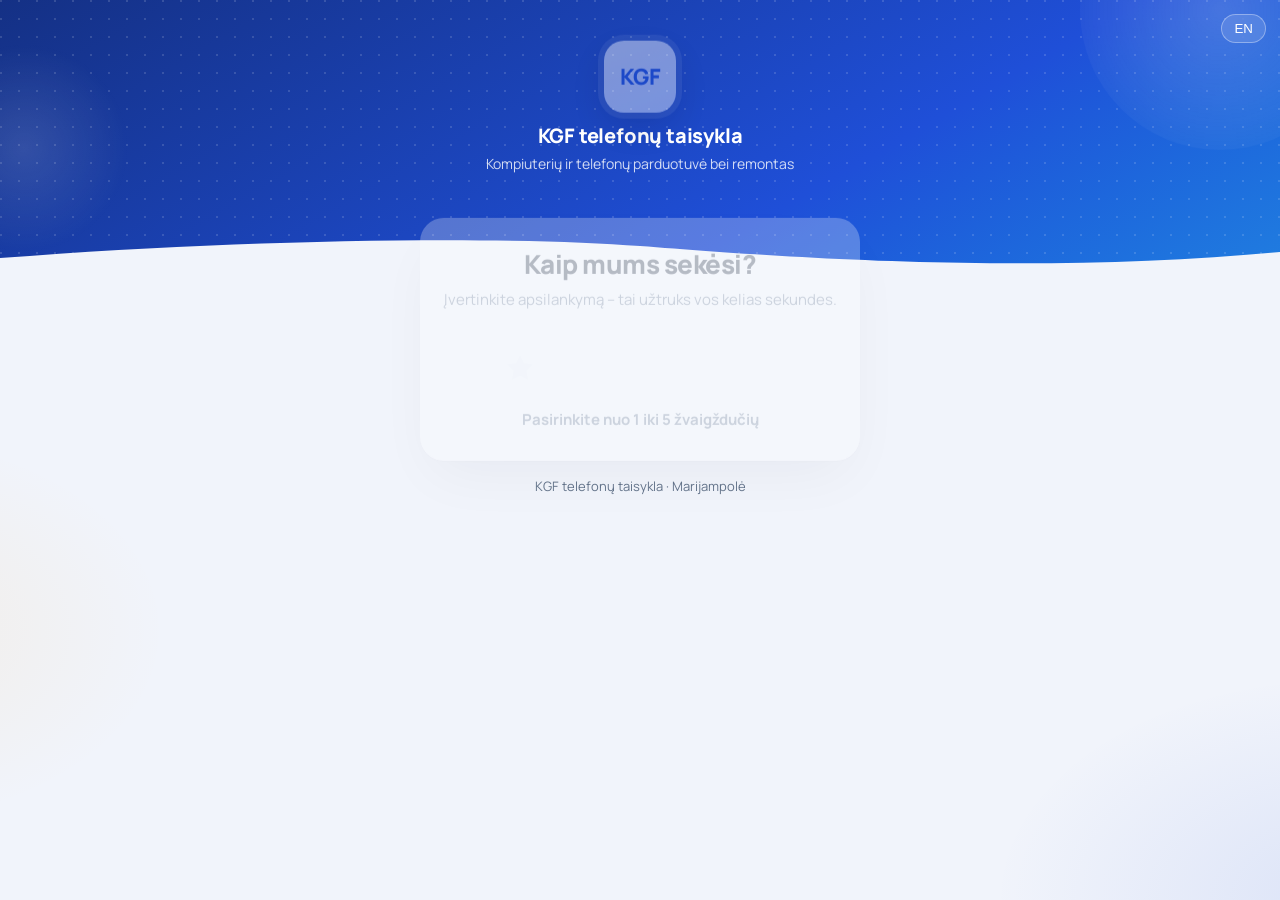
<file: index.html>
<!doctype html>
<html lang="lt">
<head>
  <meta charset="utf-8">
  <meta name="robots" content="noindex">
  <meta http-equiv="refresh" content="0; url=kgf/">
  <title>Atsiliepimai</title>
</head>
<body><a href="kgf/">Atsiliepimai</a></body>
</html>
</file>
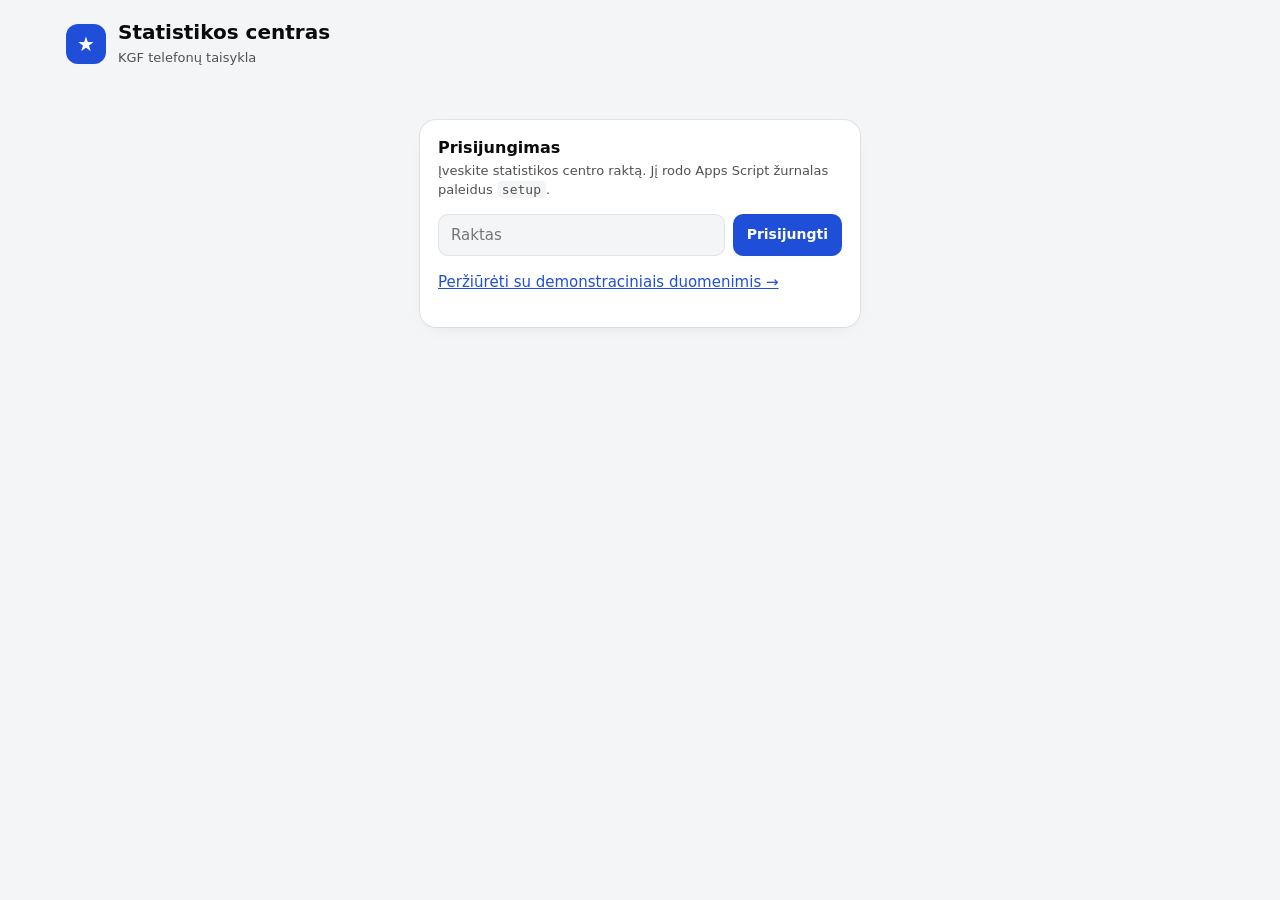
<file: hub/index.html>
<!doctype html>
<html lang="lt">
<head>
  <meta charset="utf-8">
  <meta name="viewport" content="width=device-width, initial-scale=1">
  <meta name="robots" content="noindex">
  <title>Statistikos centras</title>
  <link rel="stylesheet" href="hub.css?v=1">
</head>
<body>
  <header class="top">
    <div class="brand">
      <span class="mark" aria-hidden="true">★</span>
      <div>
        <h1>Statistikos centras</h1>
        <p class="sub" id="client-name"></p>
      </div>
    </div>
    <div class="controls" id="controls" hidden>
      <select id="client" aria-label="Klientas" hidden></select>
      <div class="seg" id="period" role="group" aria-label="Laikotarpis">
        <button type="button" data-days="7">7 d.</button>
        <button type="button" data-days="30">30 d.</button>
        <button type="button" data-days="90">90 d.</button>
        <button type="button" data-days="0">Viskas</button>
      </div>
      <label class="check"><input type="checkbox" id="hide-test" checked> Be testų</label>
      <button type="button" class="ghost" id="refresh">Atnaujinti</button>
      <button type="button" class="ghost" id="logout">Atsijungti</button>
    </div>
  </header>

  <p class="banner" id="demo-banner" hidden>Rodomi <b>demonstraciniai</b> duomenys – taip atrodys centras, kai sistema veiks kelis mėnesius. <a href="./">Prisijungti prie tikrų duomenų</a></p>
  <p class="banner error-banner" id="error-banner" hidden></p>

  <section class="panel login" id="login" hidden>
    <h2>Prisijungimas</h2>
    <p class="sub">Įveskite statistikos centro raktą. Jį rodo Apps Script žurnalas paleidus <code>setup</code>.</p>
    <form id="login-form">
      <input id="key" autocomplete="off" placeholder="Raktas" aria-label="Raktas">
      <button class="btn" type="submit">Prisijungti</button>
    </form>
    <p class="error" id="login-error" hidden></p>
    <p><a href="?demo">Peržiūrėti su demonstraciniais duomenimis →</a></p>
  </section>

  <main id="dash" hidden>
    <section class="health" id="health" aria-label="Sistemos būklė"></section>
    <section class="panel verdict" id="verdict"></section>
    <section class="tiles" id="tiles"></section>

    <div class="grid">
      <section class="panel">
        <h2>Apsilankymai</h2>
        <p class="sub" id="visits-sub">Kiek kartų atidarytas atsiliepimų puslapis</p>
        <div class="chart" id="chart-visits"></div>
      </section>
      <section class="panel">
        <h2>Įvertinimų rezultatas</h2>
        <p class="sub">Kur nukeliavo įvertinę klientai</p>
        <div class="legend">
          <span><i class="sw s1"></i>Į Google (4–5★)</span>
          <span><i class="sw s2"></i>Privatus (1–3★)</span>
        </div>
        <div class="chart" id="chart-outcome"></div>
        <details><summary>Rodyti lentelę</summary><div id="table-outcome"></div></details>
      </section>
      <section class="panel">
        <h2>Įvertinimų pasiskirstymas</h2>
        <p class="sub" id="stars-sub"></p>
        <div id="chart-stars"></div>
      </section>
      <section class="panel">
        <h2>Kelias iki atsiliepimo</h2>
        <p class="sub">Kiek klientų pereina kiekvieną žingsnį</p>
        <div id="funnel"></div>
      </section>
      <section class="panel">
        <h2>Šaltiniai</h2>
        <p class="sub">Kuri kortelė, QR ar žinutė atveda daugiausiai</p>
        <div id="sources"></div>
      </section>
      <section class="panel">
        <h2>Kada klientai vertina</h2>
        <h3>Paros valanda</h3>
        <div class="chart" id="chart-hours"></div>
        <h3>Savaitės diena</h3>
        <div class="chart" id="chart-days"></div>
      </section>
      <section class="panel">
        <h2>SMS ir el. pašto žinutės</h2>
        <p class="sub">Automatiniai prašymai ir atsakymai į atsiliepimus</p>
        <div id="requests"></div>
      </section>
      <section class="panel">
        <h2>Google profilis</h2>
        <p class="sub">Tikrasis rezultatas: ar daugėja Google atsiliepimų</p>
        <div id="google"></div>
        <form id="snap-form" class="snap">
          <input id="snap-rating" inputmode="decimal" placeholder="Įvertinimas, pvz. 4,4" aria-label="Google įvertinimas">
          <input id="snap-count" inputmode="numeric" placeholder="Atsiliepimų sk." aria-label="Google atsiliepimų skaičius">
          <button class="btn" type="submit">Įrašyti</button>
        </form>
        <p class="error" id="snap-error" hidden></p>
      </section>
      <section class="panel wide">
        <h2>Privatūs atsiliepimai</h2>
        <p class="sub" id="complaints-sub"></p>
        <div id="complaints"></div>
      </section>
      <section class="panel wide">
        <h2>Paskutiniai įvykiai</h2>
        <div id="feed"></div>
      </section>
    </div>
  </main>

  <footer class="foot" id="foot"></footer>
  <div class="tip" id="tip" role="tooltip" hidden></div>

  <script src="config.js?v=1"></script>
  <script src="hub.js?v=1"></script>
</body>
</html>
</file>
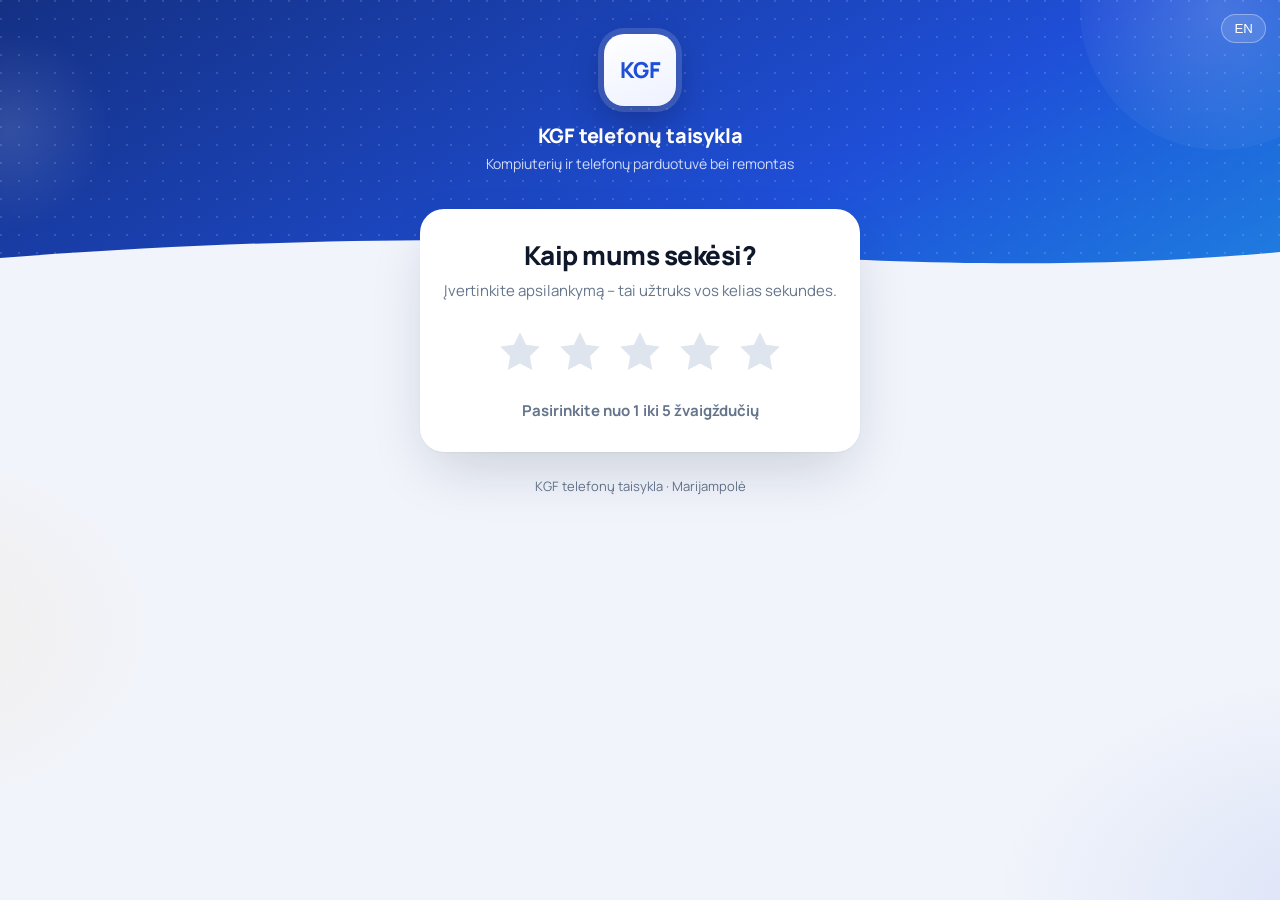
<file: kgf/index.html>
<!doctype html>
<html lang="lt">
<head>
  <meta charset="utf-8">
  <meta name="viewport" content="width=device-width, initial-scale=1, viewport-fit=cover">
  <meta name="robots" content="noindex">
  <meta name="theme-color" content="#1a3a9c">
  <title>Įvertinkite mus</title>
  <link rel="preconnect" href="https://fonts.googleapis.com">
  <link rel="preconnect" href="https://fonts.gstatic.com" crossorigin>
  <link rel="stylesheet" href="https://fonts.googleapis.com/css2?family=Manrope:wght@400;500;600;700;800&display=swap">
  <link rel="stylesheet" href="../assets/style.css?v=10">
</head>
<body class="review">
  <!-- Žvaigždučių spalvų perėjimas -->
  <svg width="0" height="0" style="position:absolute" aria-hidden="true">
    <defs>
      <linearGradient id="star-grad" x1="0" y1="0" x2="0" y2="1">
        <stop offset="0" stop-color="#ffd84d"/>
        <stop offset="1" stop-color="#f59e0b"/>
      </linearGradient>
    </defs>
  </svg>

  <header class="hero">
    <button class="lang" id="lang" type="button">EN</button>
    <div class="logo" id="logo"></div>
    <p class="biz" id="biz"></p>
    <p class="tagline" id="tagline"></p>
    <svg class="wave" viewBox="0 0 400 40" preserveAspectRatio="none" aria-hidden="true"><path d="M0 40V22C80 2 160 0 200 10s120 30 200 6v24z"/></svg>
  </header>

  <main>
    <!-- 1. Įvertinimas -->
    <section class="card" id="rate-card">
      <h1 data-t="rateTitle"></h1>
      <p class="muted" data-t="rateSub"></p>
      <div class="stars" id="stars"></div>
      <p class="star-label" id="star-label"></p>
    </section>

    <!-- 2. Žemas įvertinimas: atsiliepimo burbulas po žvaigždutėmis -->
    <section class="card bubble" id="form-card" hidden>
      <h2 data-t="badTitle"></h2>
      <p class="muted" data-t="badText"></p>
      <form id="form" novalidate>
        <label for="msg" data-t="msgLabel"></label>
        <div class="field area">
          <svg viewBox="0 0 24 24" aria-hidden="true"><path d="M4 4h16a2 2 0 0 1 2 2v10a2 2 0 0 1-2 2H9l-5 4v-4a2 2 0 0 1-2-2V6a2 2 0 0 1 2-2zm3 5v2h10V9H7zm0 4v2h6v-2H7z"/></svg>
          <textarea id="msg" name="message" maxlength="2000" required></textarea>
        </div>
        <label for="contact" data-t="contactLabel"></label>
        <div class="field">
          <svg viewBox="0 0 24 24" aria-hidden="true"><path d="M6.6 10.8a15.1 15.1 0 0 0 6.6 6.6l2.2-2.2c.3-.3.7-.4 1-.2 1.1.4 2.3.6 3.6.6.6 0 1 .4 1 1V20c0 .6-.4 1-1 1A17 17 0 0 1 3 4c0-.6.4-1 1-1h3.5c.6 0 1 .4 1 1 0 1.2.2 2.4.6 3.6.1.3 0 .7-.2 1l-2.3 2.2z"/></svg>
          <input id="contact" name="contact" maxlength="100" autocomplete="tel" inputmode="email" required>
        </div>
        <p class="hint" data-t="contactHint"></p>
        <label for="name"><span data-t="nameLabel"></span> <small data-t="optional"></small></label>
        <div class="field">
          <svg viewBox="0 0 24 24" aria-hidden="true"><path d="M12 12a5 5 0 1 0 0-10 5 5 0 0 0 0 10zm0 2c-4.4 0-9 2.2-9 5v2h18v-2c0-2.8-4.6-5-9-5z"/></svg>
          <input id="name" name="name" maxlength="100" autocomplete="name">
        </div>
        <input class="hp" id="website" name="website" tabindex="-1" autocomplete="off" aria-hidden="true">
        <p class="error" id="error" hidden></p>
        <button class="btn" type="submit">
          <span data-t="send"></span>
        </button>
      </form>
    </section>

    <!-- 3. Ačiū -->
    <section class="card" id="done-card" hidden>
      <div class="burst" aria-hidden="true">
        <i style="--a:0deg"></i><i style="--a:45deg"></i><i style="--a:90deg"></i><i style="--a:135deg"></i>
        <i style="--a:180deg"></i><i style="--a:225deg"></i><i style="--a:270deg"></i><i style="--a:315deg"></i>
        <svg class="check" viewBox="0 0 52 52"><circle cx="26" cy="26" r="24"/><path d="M15 27l7 7 15-16"/></svg>
      </div>
      <h2 data-t="doneTitle"></h2>
      <p class="muted" id="promise"></p>
    </section>
  </main>

  <footer class="foot" id="foot"></footer>

  <script src="config.js?v=10"></script>
  <script src="../assets/common.js?v=10"></script>
  <script src="../assets/review.js?v=10"></script>
</body>
</html>
</file>
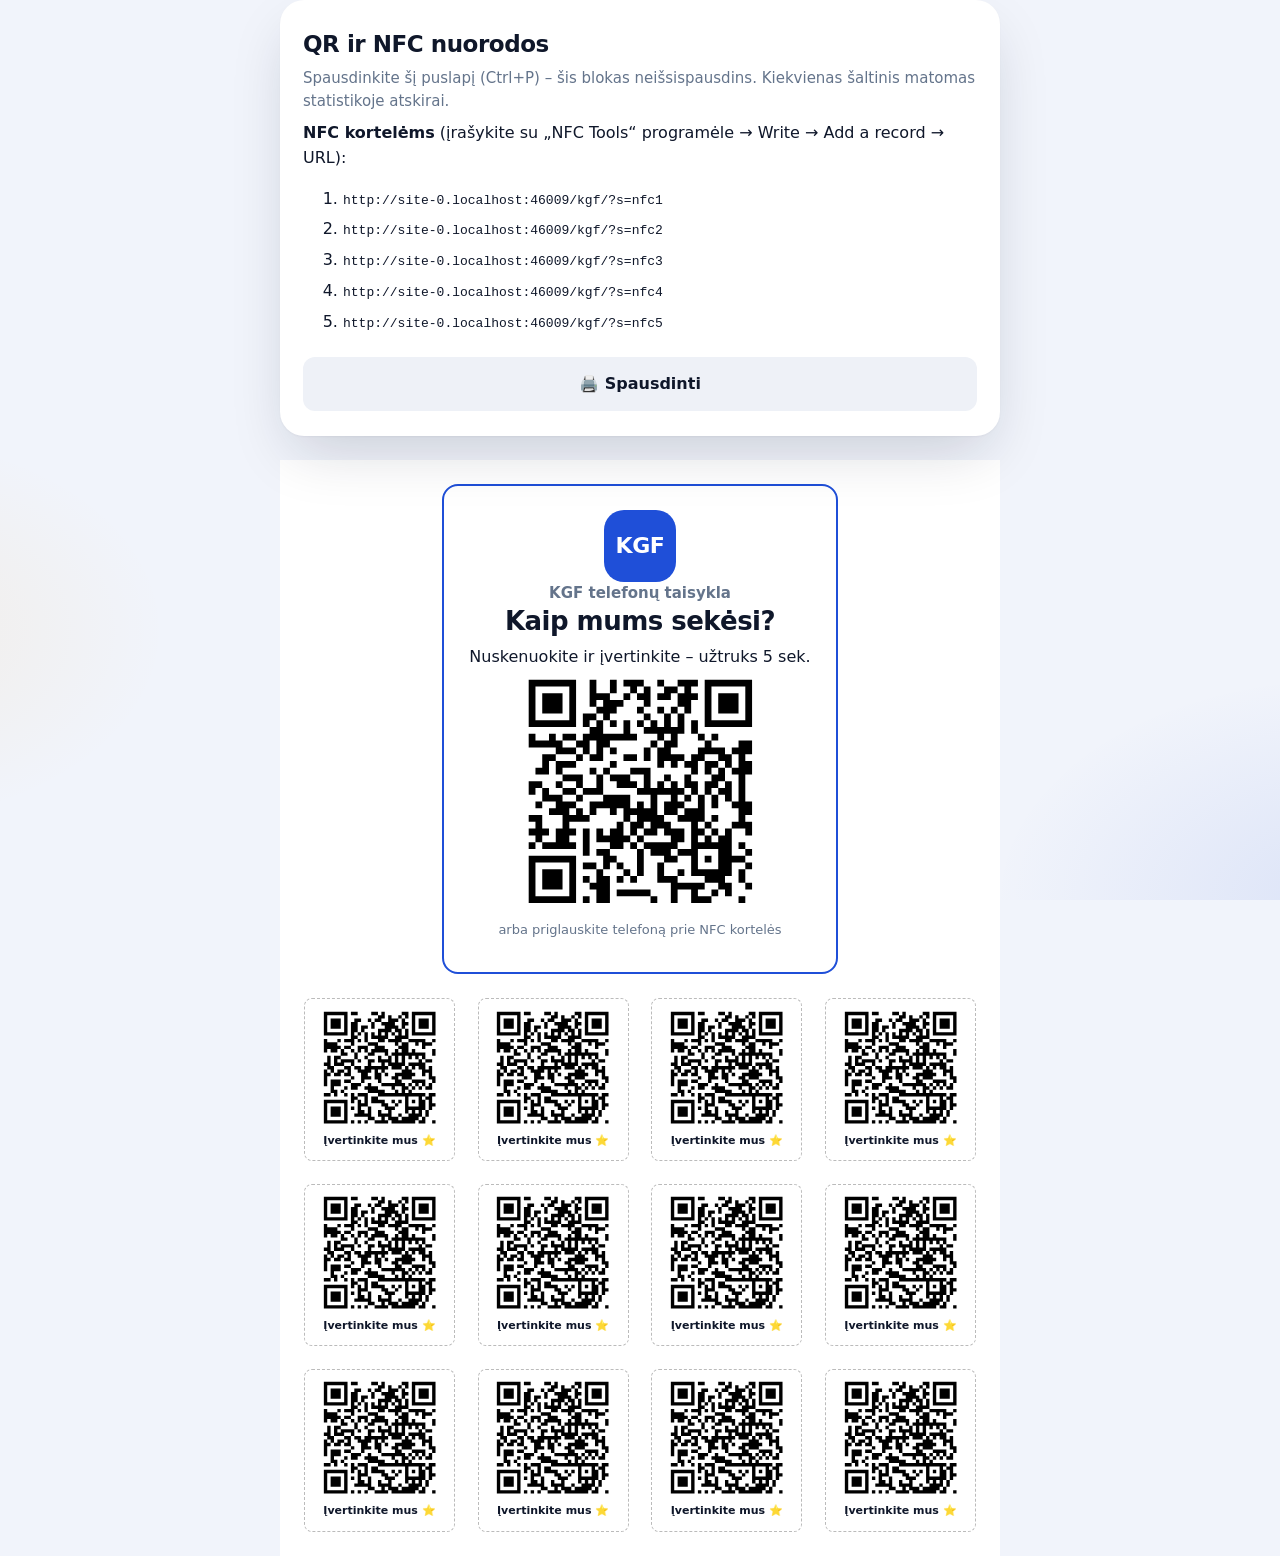
<file: kgf/qr.html>
<!doctype html>
<html lang="lt">
<head>
  <meta charset="utf-8">
  <meta name="viewport" content="width=device-width, initial-scale=1">
  <meta name="robots" content="noindex">
  <title>QR ir NFC nuorodos</title>
  <link rel="stylesheet" href="../assets/style.css?v=10">
  <style>
    body { display: block; }
    .tools { max-width: 720px; margin: 0 auto 24px; }
    .tools code { word-break: break-all; font-size: 13px; }
    .tools li { margin: 6px 0; }
    .sheet { max-width: 720px; margin: 0 auto; background: #fff; padding: 24px; }
    .stand { border: 2px solid var(--accent); border-radius: 16px; padding: 24px; text-align: center; width: 105mm; margin: 0 auto 24px; }
    .stand h1 { font-size: 26px; }
    .stand svg { width: 60mm; height: 60mm; }
    .stand .nfc { font-size: 13px; color: var(--muted); }
    .stickers { display: grid; grid-template-columns: repeat(4, 1fr); gap: 6mm; }
    .sticker { border: 1px dashed #bbb; border-radius: 8px; padding: 3mm; text-align: center; font-size: 11px; font-weight: 700; }
    .sticker svg { width: 30mm; height: 30mm; display: block; margin: 0 auto 2mm; }
    @media print {
      body { background: #fff; padding: 0; }
      .tools { display: none; }
      .sheet { padding: 0; }
    }
  </style>
</head>
<body>
  <section class="tools card wide">
    <h2>QR ir NFC nuorodos</h2>
    <p class="muted">Spausdinkite šį puslapį (Ctrl+P) – šis blokas neišsispausdins. Kiekvienas šaltinis matomas statistikoje atskirai.</p>
    <p><b>NFC kortelėms</b> (įrašykite su „NFC Tools“ programėle → Write → Add a record → URL):</p>
    <ol id="nfc-list"></ol>
    <button class="btn secondary" type="button" id="print">🖨️ Spausdinti</button>
  </section>

  <section class="sheet">
    <div class="stand">
      <div class="logo" id="logo"></div>
      <p class="biz" id="biz"></p>
      <h1>Kaip mums sekėsi?</h1>
      <p>Nuskenuokite ir įvertinkite – užtruks 5 sek.</p>
      <div id="qr-stand"></div>
      <p class="nfc">arba priglauskite telefoną prie NFC kortelės</p>
    </div>
    <div class="stickers" id="stickers"></div>
  </section>

  <script src="config.js?v=10"></script>
  <script src="../assets/common.js?v=10"></script>
  <script src="../assets/vendor/qrcode.js"></script>
  <script>
    function qrSvg(url) {
      var qr = qrcode(0, 'M');
      qr.addData(url);
      qr.make();
      return qr.createSvgTag({ cellSize: 4, margin: 1, scalable: true });
    }

    document.getElementById('biz').textContent = cfg.businessName || '';
    document.getElementById('logo').textContent = cfg.logoText || '';
    document.getElementById('qr-stand').innerHTML = qrSvg(reviewUrl('qr-stendas'));

    var stickers = '';
    for (var i = 0; i < 12; i++) {
      stickers += '<div class="sticker">' + qrSvg(reviewUrl('qr-lipdukas')) + 'Įvertinkite mus ⭐</div>';
    }
    document.getElementById('stickers').innerHTML = stickers;

    var list = '';
    for (var n = 1; n <= 5; n++) list += '<li><code>' + reviewUrl('nfc' + n) + '</code></li>';
    document.getElementById('nfc-list').innerHTML = list;

    document.getElementById('print').addEventListener('click', function () { window.print(); });
  </script>
</body>
</html>
</file>
<file: hub/hub.css>
:root {
  color-scheme: light;
  --page: #f4f5f7;
  --surface: #ffffff;
  --ink: #0b0b0b;
  --ink-2: #52514e;
  --muted: #898781;
  --grid: #e1e0d9;
  --axis: #c3c2b7;
  --ring: rgba(11, 11, 11, .08);
  --accent: #1f4fd8;
  --s1: #2a78d6;
  --s2: #eb6834;
  --neg2: #e34948;
  --neg1: #f0a3a2;
  --mid: #b9b8b0;
  --pos1: #86b6ef;
  --pos2: #2a78d6;
  --o1: #86b6ef;
  --o2: #3987e5;
  --o3: #1c5cab;
  --good: #0ca30c;
  --warn: #fab219;
  --crit: #d03b3b;
  --good-text: #006300;
  --crit-text: #b42323;
}
@media (prefers-color-scheme: dark) {
  :root:where(:not([data-theme="light"])) {
    color-scheme: dark;
    --page: #0d0d0d;
    --surface: #1a1a19;
    --ink: #f0efec;
    --ink-2: #c3c2b7;
    --muted: #898781;
    --grid: #2c2c2a;
    --axis: #383835;
    --ring: rgba(255, 255, 255, .10);
    --accent: #6d9cf0;
    --s1: #3987e5;
    --s2: #d95926;
    --neg2: #e66767;
    --neg1: #8f4242;
    --mid: #5f5e5a;
    --pos1: #256abf;
    --pos2: #6da7ec;
    --o1: #184f95;
    --o2: #2a78d6;
    --o3: #6da7ec;
    --good-text: #0ca30c;
    --crit-text: #e66767;
  }
}

* { box-sizing: border-box; }
body {
  margin: 0;
  background: var(--page);
  color: var(--ink);
  font: 15px/1.5 system-ui, -apple-system, "Segoe UI", Roboto, sans-serif;
}
h1, h2, h3 { margin: 0; line-height: 1.25; }
h1 { font-size: 20px; }
h2 { font-size: 16px; }
h3 { font-size: 13px; color: var(--ink-2); font-weight: 600; margin: 14px 0 4px; }
a { color: var(--accent); }
code { background: var(--page); padding: 1px 5px; border-radius: 5px; font-size: 13px; }
.sub { color: var(--ink-2); font-size: 13px; margin: 3px 0 0; }
.muted { color: var(--muted); }
[hidden] { display: none !important; }

/* ---------- Viršus ---------- */
.top {
  display: flex;
  flex-wrap: wrap;
  gap: 12px 20px;
  align-items: center;
  justify-content: space-between;
  max-width: 1180px;
  margin: 0 auto;
  padding: 20px 16px 12px;
}
.brand { display: flex; align-items: center; gap: 12px; }
.mark {
  width: 40px; height: 40px; border-radius: 12px;
  display: grid; place-items: center;
  background: var(--accent); color: #fff; font-size: 20px;
}
.controls { display: flex; flex-wrap: wrap; gap: 8px; align-items: center; }
.seg { display: inline-flex; background: var(--surface); border-radius: 10px; padding: 3px; box-shadow: 0 0 0 1px var(--ring); }
.seg button {
  border: 0; background: none; color: var(--ink-2);
  font: inherit; font-size: 13px; font-weight: 600;
  padding: 6px 11px; border-radius: 8px; cursor: pointer;
}
.seg button.on { background: var(--accent); color: #fff; }
.check { font-size: 13px; color: var(--ink-2); display: inline-flex; gap: 6px; align-items: center; }
select, .ghost {
  font: inherit; font-size: 13px; color: var(--ink);
  background: var(--surface); border: 0; box-shadow: 0 0 0 1px var(--ring);
  border-radius: 10px; padding: 7px 11px; cursor: pointer;
}

.banner {
  max-width: 1148px; margin: 0 auto 12px; padding: 10px 14px;
  border-radius: 12px; font-size: 14px;
  background: color-mix(in srgb, var(--warn) 18%, var(--surface));
}
.banner { margin-left: 16px; margin-right: 16px; }
@media (min-width: 1180px) { .banner { margin-left: auto; margin-right: auto; } }
.error-banner { background: color-mix(in srgb, var(--crit) 14%, var(--surface)); }

/* ---------- Paneliai ---------- */
main, .login { max-width: 1180px; margin: 0 auto; padding: 0 16px; }
.panel {
  background: var(--surface);
  border-radius: 16px;
  box-shadow: 0 0 0 1px var(--ring), 0 6px 20px -12px rgba(0, 0, 0, .15);
  padding: 18px;
  min-width: 0;
}
.login { max-width: 440px; margin-top: 40px; }
.login.panel { margin-left: auto; margin-right: auto; }
.login form { display: flex; gap: 8px; margin-top: 14px; }
.login input, .snap input {
  flex: 1; min-width: 0;
  font: inherit; color: var(--ink); background: var(--page);
  border: 1px solid var(--ring); border-radius: 10px; padding: 9px 12px;
}
.btn {
  font: inherit; font-weight: 600; font-size: 14px;
  border: 0; border-radius: 10px; padding: 9px 14px; cursor: pointer;
  background: var(--accent); color: #fff;
}
.error { color: var(--crit-text); font-size: 13px; margin: 8px 0 0; }

.grid { display: grid; grid-template-columns: 1fr; gap: 14px; margin-top: 14px; }
@media (min-width: 860px) {
  .grid { grid-template-columns: 1fr 1fr; }
  .panel.wide { grid-column: 1 / -1; }
}

/* ---------- Būklė ---------- */
.health { display: flex; flex-wrap: wrap; gap: 8px; margin-bottom: 14px; }
.pill {
  display: inline-flex; align-items: center; gap: 7px;
  background: var(--surface); box-shadow: 0 0 0 1px var(--ring);
  border-radius: 999px; padding: 6px 12px 6px 8px; font-size: 13px;
}
.pill b { font-weight: 600; }
.ico {
  width: 18px; height: 18px; border-radius: 50%; flex: none;
  display: grid; place-items: center;
  font-size: 11px; font-weight: 800; color: #fff;
}
.ico.good { background: var(--good); }
.ico.warn { background: var(--warn); color: #0b0b0b; }
.ico.crit { background: var(--crit); }
.ico.none { background: var(--mid); }

/* ---------- Išvada ---------- */
.verdict { display: grid; gap: 10px; }
.verdict-head { display: flex; gap: 12px; align-items: flex-start; }
.verdict-head .ico { width: 28px; height: 28px; font-size: 15px; margin-top: 2px; }
.verdict-head p { margin: 2px 0 0; color: var(--ink-2); font-size: 14px; }
.verdict ul { list-style: none; margin: 0; padding: 0; display: grid; gap: 6px; }
@media (min-width: 860px) { .verdict ul { grid-template-columns: 1fr 1fr; } }
.verdict li { display: flex; gap: 8px; align-items: flex-start; font-size: 14px; }
.verdict li .ico { margin-top: 1px; }

/* ---------- Rodikliai ---------- */
.tiles { display: grid; grid-template-columns: repeat(2, 1fr); gap: 10px; margin-top: 14px; }
@media (min-width: 860px) { .tiles { grid-template-columns: repeat(6, 1fr); } }
.tile { background: var(--surface); border-radius: 14px; box-shadow: 0 0 0 1px var(--ring); padding: 14px; min-width: 0; }
.tile .label { font-size: 12px; color: var(--ink-2); }
.tile .value { font-size: 26px; font-weight: 650; margin: 2px 0; letter-spacing: -.01em; }
.tile .delta { font-size: 12px; color: var(--muted); }
.delta.up { color: var(--good-text); }
.delta.down { color: var(--crit-text); }

/* ---------- Diagramos ---------- */
.chart { margin-top: 10px; position: relative; }
.chart svg { display: block; overflow: visible; }
.chart .gridline { stroke: var(--grid); stroke-width: 1; }
.chart .base { stroke: var(--axis); stroke-width: 1; }
.chart text { fill: var(--muted); font-size: 11px; font-variant-numeric: tabular-nums; }
.chart .hit { fill: transparent; cursor: default; }
.chart .hit:hover { fill: var(--ink); fill-opacity: .04; }
.legend { display: flex; flex-wrap: wrap; gap: 14px; font-size: 12px; color: var(--ink-2); margin-top: 8px; }
.legend span { display: inline-flex; align-items: center; gap: 6px; }
.sw { width: 10px; height: 10px; border-radius: 3px; display: inline-block; }
.s1 { background: var(--s1); }
.s2 { background: var(--s2); }
details { margin-top: 10px; font-size: 13px; }
summary { cursor: pointer; color: var(--ink-2); }

/* Horizontalios juostos */
.hrow { display: grid; grid-template-columns: 112px 1fr; gap: 10px; align-items: center; margin-top: 10px; font-size: 13px; }
.hrow .name { color: var(--ink-2); white-space: nowrap; overflow: hidden; text-overflow: ellipsis; }
.htrack { display: flex; align-items: center; gap: 8px; min-width: 0; }
.hbar { height: 16px; border-radius: 0 4px 4px 0; min-width: 2px; flex: none; }
.hval { color: var(--ink); font-variant-numeric: tabular-nums; white-space: nowrap; }
.hval small { color: var(--muted); }
.funnel .hbar { height: 22px; }
.note { font-size: 13px; color: var(--ink-2); margin: 12px 0 0; }

/* Lentelės */
table { width: 100%; border-collapse: collapse; font-size: 13px; }
th { text-align: left; font-weight: 600; color: var(--ink-2); padding: 6px 8px 6px 0; border-bottom: 1px solid var(--grid); }
td { padding: 7px 8px 7px 0; border-bottom: 1px solid var(--grid); font-variant-numeric: tabular-nums; }
td.num, th.num { text-align: right; }
.table-wrap { overflow-x: auto; margin-top: 8px; }

/* Statistikos sąrašas */
.kv { display: grid; grid-template-columns: repeat(2, 1fr); gap: 10px; margin-top: 12px; }
.kv div { background: var(--page); border-radius: 12px; padding: 10px 12px; }
.kv b { display: block; font-size: 20px; font-weight: 650; }
.kv span { font-size: 12px; color: var(--ink-2); }
.meter { height: 8px; border-radius: 999px; background: color-mix(in srgb, var(--s1) 18%, var(--surface)); margin-top: 6px; overflow: hidden; }
.meter i { display: block; height: 100%; background: var(--s1); border-radius: 999px; }

/* Google */
.snap { display: flex; gap: 8px; margin-top: 14px; flex-wrap: wrap; }
.snap input { flex: 1 1 120px; }
.growth { display: flex; align-items: baseline; gap: 10px; flex-wrap: wrap; margin-top: 10px; }
.growth b { font-size: 30px; font-weight: 650; }

/* Skundai ir įvykiai */
.list { display: grid; gap: 8px; margin-top: 10px; }
.item { border-radius: 12px; background: var(--page); padding: 10px 12px; font-size: 14px; }
.item .meta { display: flex; flex-wrap: wrap; gap: 6px 12px; font-size: 12px; color: var(--ink-2); margin-bottom: 4px; align-items: center; }
.item .msg { white-space: pre-wrap; word-break: break-word; }
.stars-txt { color: #f59e0b; letter-spacing: 1px; }
.status { font-size: 11px; font-weight: 700; border-radius: 999px; padding: 2px 8px; display: inline-flex; gap: 5px; align-items: center; }
.status.naujas { background: color-mix(in srgb, var(--crit) 14%, var(--surface)); color: var(--crit-text); }
.status.sprendziama { background: color-mix(in srgb, var(--warn) 22%, var(--surface)); }
.status.issprensta { background: color-mix(in srgb, var(--good) 16%, var(--surface)); color: var(--good-text); }
.feed td:first-child { color: var(--ink-2); white-space: nowrap; }

/* Patarimas */
.tip {
  position: fixed; z-index: 10; pointer-events: none;
  background: var(--ink); color: var(--surface);
  font-size: 12px; line-height: 1.45; padding: 7px 10px; border-radius: 8px;
  max-width: 220px; box-shadow: 0 6px 20px rgba(0, 0, 0, .2);
}
.tip i { display: inline-block; width: 8px; height: 8px; border-radius: 2px; margin-right: 6px; }

.foot { max-width: 1180px; margin: 0 auto; padding: 24px 16px 40px; font-size: 12px; color: var(--muted); }
</file>
<file: assets/style.css>
:root {
  --accent: #1f4fd8;
  --accent-dark: color-mix(in srgb, var(--accent) 55%, #070b1f);
  --accent-soft: color-mix(in srgb, var(--accent) 9%, #fff);
  --bg: #f1f4fb;
  --card: #ffffff;
  --text: #0f172a;
  --muted: #64748b;
  --line: #e2e8f0;
  --field: #f8fafc;
  --star: #fbbf24;
  --star-off: #dfe5ee;
  --danger: #dc2626;
  --ok: #16a34a;
  --radius: 24px;
}

* { box-sizing: border-box; }

body {
  margin: 0;
  min-height: 100vh;
  color: var(--text);
  font: 16px/1.55 Manrope, system-ui, -apple-system, "Segoe UI", Roboto, sans-serif;
  -webkit-font-smoothing: antialiased;
  background:
    radial-gradient(500px 320px at 105% 100%, color-mix(in srgb, var(--accent) 10%, transparent), transparent 70%),
    radial-gradient(420px 280px at -10% 70%, color-mix(in srgb, #f59e0b 8%, transparent), transparent 70%),
    var(--bg);
  background-attachment: fixed;
}

h1, h2 { margin: 0 0 6px; line-height: 1.2; letter-spacing: -.02em; }
h1 { font-size: 26px; font-weight: 800; }
h2 { font-size: 23px; font-weight: 800; }
p { margin: 8px 0; }
.muted { color: var(--muted); font-size: 15px; }
.center { text-align: center; }
[hidden] { display: none !important; }

/* ---------- Viršus ---------- */
.hero {
  position: relative;
  overflow: hidden;
  padding: 34px 16px 100px;
  text-align: center;
  color: #fff;
  background:
    radial-gradient(circle at 1px 1px, rgba(255, 255, 255, .14) 1px, transparent 0) 0 0 / 18px 18px,
    linear-gradient(150deg, var(--accent-dark) 0%, var(--accent) 65%, color-mix(in srgb, var(--accent) 65%, #22d3ee) 100%);
}
.hero::before, .hero::after {
  content: "";
  position: absolute;
  border-radius: 50%;
  pointer-events: none;
  animation: float 14s ease-in-out infinite;
}
.hero::before {
  width: 280px; height: 280px; top: -130px; right: -80px;
  background: radial-gradient(circle, rgba(255, 255, 255, .18), rgba(255, 255, 255, .04) 70%);
}
.hero::after {
  width: 200px; height: 200px; top: 30px; left: -90px;
  background: radial-gradient(circle, rgba(255, 255, 255, .12), transparent 70%);
  animation-delay: -7s;
}
@keyframes float { 50% { transform: translate(14px, 18px) scale(1.06); } }
.wave { position: absolute; left: 0; right: 0; bottom: -1px; width: 100%; height: 40px; fill: var(--bg); }

.hero .logo {
  background: linear-gradient(160deg, #fff, #eef2ff);
  color: var(--accent);
  box-shadow: 0 0 0 6px rgba(255, 255, 255, .14), 0 14px 34px rgba(5, 10, 40, .3);
  animation: rise .5s ease both;
}
.hero .biz { color: #fff; font-size: 20px; font-weight: 800; margin: 14px 0 0; letter-spacing: -.01em; }
.tagline { margin: 2px 0 0; font-size: 14px; color: rgba(255, 255, 255, .8); }

.lang {
  position: absolute;
  top: 14px;
  right: 14px;
  z-index: 2;
  border: 1px solid rgba(255, 255, 255, .35);
  background: rgba(255, 255, 255, .12);
  -webkit-backdrop-filter: blur(6px);
  backdrop-filter: blur(6px);
  color: #fff;
  border-radius: 999px;
  padding: 6px 12px;
  font: 600 13px/1 inherit;
  cursor: pointer;
}

.logo {
  width: 72px;
  height: 72px;
  margin: 0 auto;
  border-radius: 20px;
  background: var(--accent);
  color: #fff;
  font-weight: 800;
  font-size: 22px;
  letter-spacing: -.02em;
  display: flex;
  align-items: center;
  justify-content: center;
  overflow: hidden;
  position: relative;
  z-index: 1;
}
.logo img { width: 100%; height: 100%; object-fit: contain; }
.biz { margin: 0; font-size: 15px; color: var(--muted); font-weight: 600; }

/* ---------- Kortelės ---------- */
.card {
  position: relative;
  z-index: 1;
  width: calc(100% - 32px);
  max-width: 440px;
  margin: -66px auto 0;
  background: var(--card);
  border-radius: var(--radius);
  border: 1px solid rgba(255, 255, 255, .7);
  box-shadow: 0 1px 2px rgba(15, 23, 42, .04), 0 24px 60px -12px rgba(15, 23, 42, .18);
  padding: 30px 22px 24px;
  text-align: center;
}
#rate-card { animation: rise .45s .05s ease both; }
#done-card { animation: rise .4s ease both; }
@keyframes rise { from { opacity: 0; transform: translateY(12px); } to { opacity: 1; transform: none; } }

/* Atsiliepimo burbulas, iššokantis iš po žvaigždučių kortelės */
.card.bubble {
  margin-top: 18px;
  transform-origin: 50% 0;
  animation: pop .5s cubic-bezier(.2, .9, .3, 1.15) both;
}
.card.bubble::before {
  content: "";
  position: absolute;
  top: -10px;
  left: 50%;
  width: 20px;
  height: 20px;
  background: var(--card);
  border-radius: 5px 0 0 0;
  transform: translateX(-50%) rotate(45deg);
}
@keyframes pop {
  from { opacity: 0; transform: translateY(-40px) scale(.93); }
  to { opacity: 1; transform: none; }
}

.foot { text-align: center; color: var(--muted); font-size: 13px; padding: 24px 16px 34px; }

/* ---------- Žvaigždutės ---------- */
.stars { display: flex; justify-content: center; gap: 4px; margin: 22px 0 6px; }
.star {
  position: relative;
  border: 0;
  background: none;
  padding: 3px;
  cursor: pointer;
  transition: transform .18s cubic-bezier(.3, 1.4, .5, 1);
  -webkit-tap-highlight-color: transparent;
  animation: star-in .5s cubic-bezier(.2, .9, .3, 1.3) backwards;
}
.star:nth-child(2) { animation-delay: .06s; }
.star:nth-child(3) { animation-delay: .12s; }
.star:nth-child(4) { animation-delay: .18s; }
.star:nth-child(5) { animation-delay: .24s; }
@keyframes star-in { from { opacity: 0; transform: translateY(10px) scale(.5); } }
.star svg { width: 50px; height: 50px; display: block; overflow: visible; }
.star svg path { fill: var(--star-off); transition: fill .15s; }
.star.on svg path { fill: url(#star-grad); }
.star.on svg { filter: drop-shadow(0 5px 9px rgba(245, 158, 11, .4)); }
@media (hover: hover) { .star:hover { transform: scale(1.14) rotate(-4deg); } }
.star:active { transform: scale(.88); }
.star:focus { outline: none; }
.star:focus-visible { outline: 2px solid var(--accent); outline-offset: 2px; border-radius: 10px; }
.star.pop svg { animation: star-pop .45s cubic-bezier(.3, 1.6, .5, 1); }
@keyframes star-pop { 40% { transform: scale(1.3); } }

.star-label {
  display: inline-block;
  min-height: 32px;
  margin: 8px 0 0;
  padding: 5px 14px;
  border-radius: 999px;
  font-weight: 700;
  font-size: 15px;
  color: var(--muted);
  background: transparent;
  transition: background .2s, color .2s;
}
.star-label[data-level="1"], .star-label[data-level="2"] { color: #b91c1c; background: #fef2f2; }
.star-label[data-level="3"] { color: #b45309; background: #fffbeb; }
.star-label[data-level="4"], .star-label[data-level="5"] { color: #15803d; background: #f0fdf4; }

/* ---------- Forma ---------- */
form { text-align: left; margin-top: 8px; }
label { display: block; font-size: 14px; font-weight: 700; margin: 18px 0 7px; }
label small { font-weight: 500; color: var(--muted); font-size: 13px; }
.field { position: relative; }
.field svg {
  position: absolute;
  left: 14px;
  top: 50%;
  width: 19px;
  height: 19px;
  margin-top: -9.5px;
  fill: #a3afc2;
  pointer-events: none;
  transition: fill .15s;
}
.field.area svg { top: 15px; margin-top: 0; }
.field:focus-within svg { fill: var(--accent); }
input, textarea, select {
  width: 100%;
  border: 1.5px solid var(--line);
  border-radius: 14px;
  padding: 13px 14px;
  font: inherit;
  background: var(--field);
  color: var(--text);
  transition: border-color .15s, box-shadow .15s, background .15s;
}
.field input, .field textarea { padding-left: 44px; }
input:focus, textarea:focus, select:focus {
  outline: none;
  background: #fff;
  border-color: var(--accent);
  box-shadow: 0 0 0 4px var(--accent-soft);
}
.field.invalid input, .field.invalid textarea { border-color: var(--danger); background: #fff7f7; }
.field.invalid svg { fill: var(--danger); }
textarea { min-height: 120px; resize: vertical; }
.hint { font-size: 13px; color: var(--muted); margin: 7px 2px 0; }
.hp { position: absolute; left: -9999px; }
.error {
  color: var(--danger);
  font-size: 14px;
  font-weight: 600;
  margin-top: 14px;
  animation: shake .35s ease;
}
@keyframes shake { 25% { transform: translateX(-4px); } 75% { transform: translateX(4px); } }

/* ---------- Mygtukai ---------- */
.btn {
  display: block;
  width: 100%;
  border: 0;
  border-radius: 12px;
  padding: 15px 18px;
  margin-top: 22px;
  font: inherit;
  font-weight: 700;
  font-size: 16px;
  text-align: center;
  cursor: pointer;
  text-decoration: none;
  color: #fff;
  background: var(--accent);
  transition: background .15s, transform .1s;
}
@media (hover: hover) { .btn:hover { background: var(--accent-dark); } }
.btn:active { transform: scale(.99); }
.btn:disabled { opacity: .65; cursor: default; }
.btn.secondary { background: #eef1f7; color: var(--text); }

/* ---------- Ačiū ---------- */
.burst { position: relative; width: 84px; height: 84px; margin: 4px auto 18px; }
.burst i {
  position: absolute;
  left: 50%;
  top: 50%;
  width: 9px;
  height: 9px;
  margin: -4.5px 0 0 -4.5px;
  border-radius: 50%;
  background: var(--star);
  opacity: 0;
  animation: burst .8s .35s ease-out;
}
.burst i:nth-child(2n) { background: var(--accent); }
.burst i:nth-child(3n) { background: #f472b6; }
.burst i:nth-child(4n) { background: var(--ok); }
@keyframes burst {
  from { opacity: 1; transform: rotate(var(--a)) translateY(0) scale(1); }
  to { opacity: 0; transform: rotate(var(--a)) translateY(-62px) scale(.3); }
}
.check { position: relative; width: 84px; height: 84px; display: block; animation: check-in .45s cubic-bezier(.3, 1.5, .5, 1) both; }
@keyframes check-in { from { transform: scale(.4); opacity: 0; } }
.check circle { fill: color-mix(in srgb, var(--ok) 12%, #fff); stroke: var(--ok); stroke-width: 2.5; }
.check path {
  fill: none;
  stroke: var(--ok);
  stroke-width: 4;
  stroke-linecap: round;
  stroke-linejoin: round;
  stroke-dasharray: 40;
  stroke-dashoffset: 40;
  animation: draw .45s .25s ease forwards;
}
@keyframes draw { to { stroke-dashoffset: 0; } }

@media (prefers-reduced-motion: reduce) {
  *, *::before, *::after { animation: none !important; transition: none !important; }
  .check path { stroke-dashoffset: 0; }
}

/* QR puslapis */
.wide { max-width: 520px; text-align: left; }
</file>
